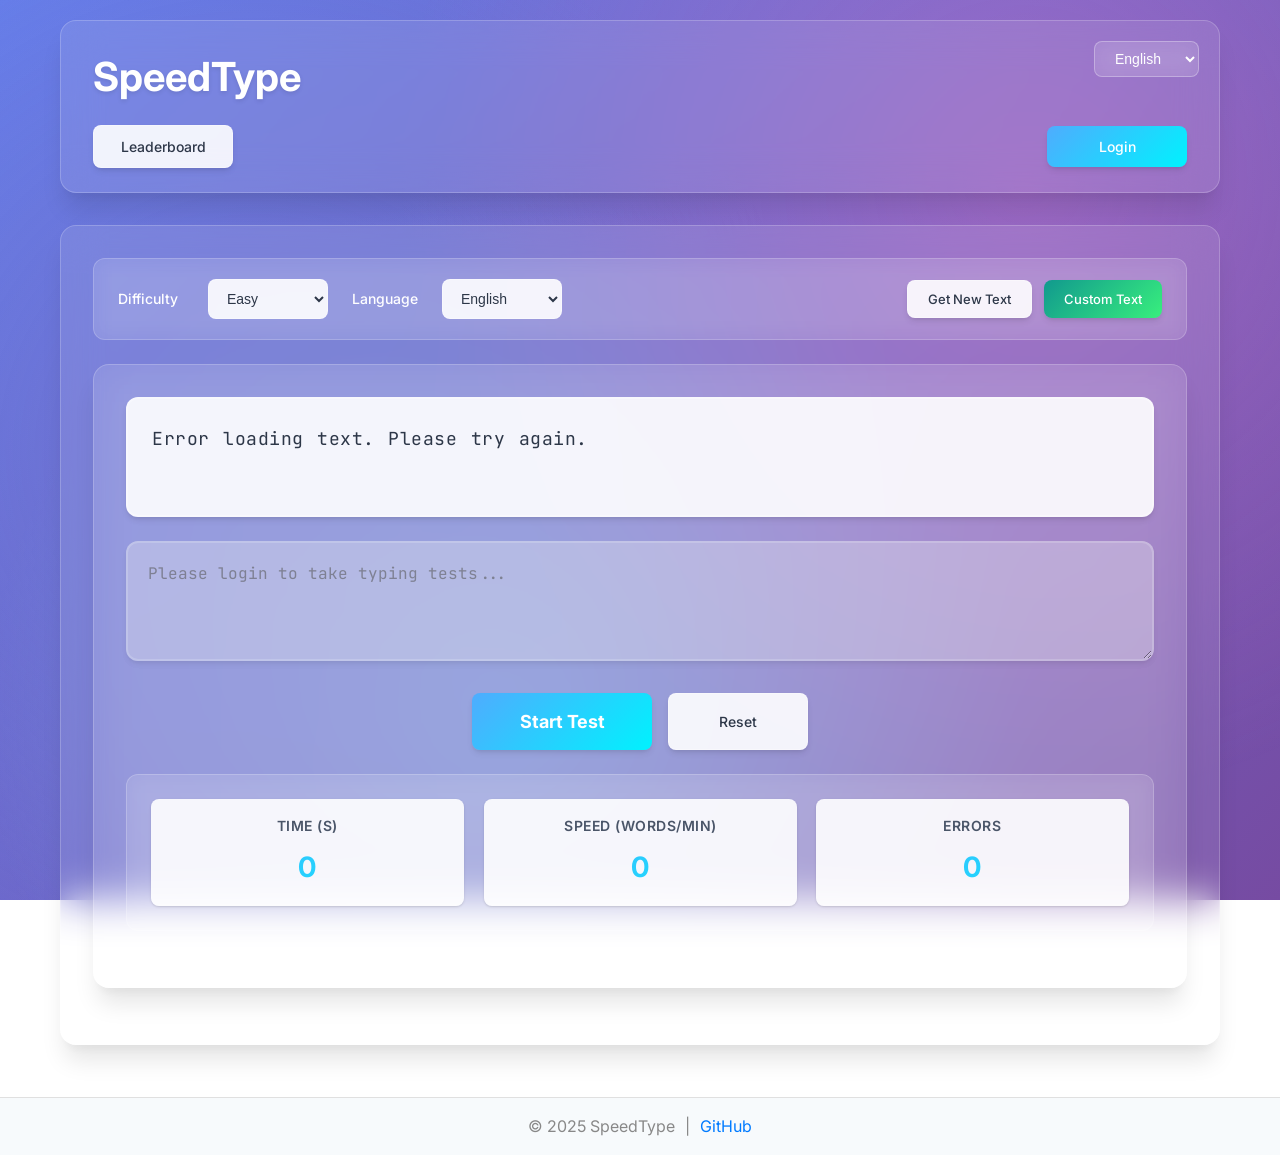
<file: frontend/pages/index.html>
<!DOCTYPE html>
<html lang="en">
<head>
    <meta charset="UTF-8">
    <meta name="viewport" content="width=device-width, initial-scale=1.0">
    <title>SpeedType</title>
    <link rel="stylesheet" href="../styles/styles.css">
</head>
<body>
    <div class="container">
        <header>
            <div class="header-top">
                <div class="header-row">
                    <div class="header-left">
                        <div class="title-section">
                            <h1 data-translate="title">SpeedType</h1>
                            <div id="welcomeText" class="welcome-text hidden">
                                <span><span data-translate="welcome">Welcome</span>, <span id="usernameDisplay"></span>!</span>
                            </div>
                        </div>
                    </div>
                    <div class="header-right">
                        <div class="language-switcher">
                            <select id="interfaceLanguageSelect">
                                <option value="en" data-translate="english">English</option>
                                <option value="ru" data-translate="russian">Russian</option>
                            </select>
                        </div>
                    </div>
                </div>

                <div class="header-row">
                    <div class="header-left">
                        <div class="header-buttons">
                            <button id="menuToggle" class="hamburger" aria-label="Меню">
                                <span></span><span></span><span></span>
                            </button>
                            <div id="userButtons" class="user-buttons hidden">
                                <button id="realTimeGameBtn" class="btn btn-primary" data-translate="realTimeGame">Real-time</button>
                                <button id="progressBtn" class="btn btn-info" data-translate="progress">Progress</button>
                                <button id="myResultsBtn" class="btn btn-secondary" data-translate="myResults">Results</button>
                                <button id="leaderboardBtn" class="btn btn-secondary" data-translate="leaderboard">Board</button>
                            </div>
                            <div id="guestButtons" class="guest-buttons hidden">
                                <button id="leaderboardBtn2" class="btn btn-secondary" data-translate="leaderboard">Board</button>
                            </div>
                            <nav id="dropdownMenu" class="dropdown-menu">
                            </nav>
                        </div>
                    </div>
                    <div class="header-right">
                        <div class="header-right-buttons">
                            <button id="loginLinkBtn" class="btn btn-primary auth-btn" data-translate="login">Login / Register</button>
                            <button id="logoutBtn" class="btn btn-logout auth-btn hidden" data-translate="logout">Logout</button>
                        </div>
                    </div>
                </div>
            </div>
        </header>

        <main>
            <div class="quick-settings">
                <div class="settings-group">
                    <div class="setting-item">
                        <label for="difficultySelect" data-translate="difficulty">Difficulty:</label>
                        <select id="difficultySelect">
                            <option value="easy" data-translate="easy">Easy</option>
                            <option value="medium" data-translate="medium">Medium</option>
                            <option value="hard" data-translate="hard">Hard</option>
                        </select>
                    </div>

                    <div class="setting-item">
                        <label for="textLanguageSelect" data-translate="textLanguage">Language:</label>
                        <select id="textLanguageSelect">
                            <option value="en" data-translate="english">English</option>
                            <option value="ru" data-translate="russian">Russian</option>
                        </select>
                    </div>
                </div>

                <div class="quick-actions">
                    <button id="getNewTextBtn" class="btn btn-secondary" data-translate="getNewText">New Text</button>
                    <button id="customTextBtn" class="btn btn-info" data-translate="customText">Custom Text</button>
                </div>
            </div>

            <div class="test-area">
                <div class="text-display" id="displayText" data-translate="loadingText">
                    Loading text...
                </div>

                <div class="input-section">
                    <textarea id="inputText" placeholder="Type the text above here..." data-translate="typeHere" disabled></textarea>
                </div>

                <div class="main-controls">
                    <button id="startBtn" class="btn btn-primary btn-large" data-translate="startTest">Start Test</button>
                    <button id="resetBtn" class="btn btn-secondary" data-translate="reset">Reset</button>
                </div>

                <div class="stats">
                    <div class="stat">
                        <label data-translate="time">Time (s):</label>
                        <span id="timeDisplay">0</span>
                    </div>
                    <div class="stat">
                        <label data-translate="speed">Speed (WPM):</label>
                        <span id="speedDisplay">0</span>
                    </div>
                    <div class="stat">
                        <label data-translate="errors">Errors:</label>
                        <span id="errorDisplay">0</span>
                    </div>
                </div>
            </div>

            <div id="finalResults" class="final-results hidden">
                <div class="results-header">
                    <h3 data-translate="testComplete">Test Complete!</h3>
                    <div class="completion-animation">🎉</div>
                </div>
                <div class="results-content">
                    <div class="result-highlight">
                        <span class="result-label" data-translate="yourTypingSpeed">Your typing speed</span>
                        <span class="result-value"><span id="finalSpeed">0</span> <span data-translate="wpm">WPM</span></span>
                    </div>
                    <div class="result-secondary">
                        <span data-translate="totalErrors">Total errors</span>: <strong><span id="finalErrors">0</span></strong>
                    </div>
                    <div class="results-actions">
                        <button id="retryBtn" class="btn btn-primary" data-translate="tryAgain">Try Again</button>
                    </div>
                </div>
            </div>

            <div id="saveStatus" class="save-status hidden"></div>

            <div id="customTextModal" class="modal hidden">
                <div class="modal-content">
                    <div class="modal-header">
                        <h2 data-translate="uploadCustomText">Upload Your Text</h2>
                        <span id="closeCustomTextModal" class="close">&times;</span>
                    </div>
                    <div class="modal-body">
                        <div class="custom-text-input">
                            <label for="customTextArea" data-translate="pasteTextHere">Paste your text here:</label>
                            <textarea id="customTextArea" placeholder="Paste your text here..." data-translate="pasteTextHere" rows="6"></textarea>
                            <div id="customTextStatus" class="save-status hidden"></div>
                            <div class="modal-buttons">
                                <button id="useCustomTextBtn" class="btn btn-primary" data-translate="useCustomText">Use This Text</button>
                                <button id="cancelCustomTextBtn" class="btn btn-secondary" data-translate="cancel">Cancel</button>
                            </div>
                        </div>
                    </div>
                </div>
            </div>
        </main>
    </div>

    <div id="myResultsModal" class="modal hidden">
        <div class="modal-content">
            <div class="modal-header">
                <h2 data-translate="myResults">My Results</h2>
                <span id="closeModal" class="close">&times;</span>
            </div>
            <div class="modal-body">
                <div id="resultsContainer">
                    <p data-translate="loadingResults">Loading your results...</p>
                </div>
            </div>
        </div>
    </div>

    <div id="leaderboardModal" class="modal hidden">
        <div class="modal-content">
            <div class="modal-header">
                <h2 data-translate="topUsers">Top Users</h2>
                <span id="closeLeaderboardModal" class="close">&times;</span>
            </div>
            <div class="modal-body">
                <div class="leaderboard-filters">
                    <div class="filter-group">
                        <label for="leaderboardDifficulty" data-translate="filterBy">Filter by:</label>
                        <select id="leaderboardDifficulty">
                            <option value="all" data-translate="allDifficulties">All Difficulties</option>
                            <option value="easy" data-translate="easy">Easy</option>
                            <option value="medium" data-translate="medium">Medium</option>
                            <option value="hard" data-translate="hard">Hard</option>
                        </select>
                    </div>
                    <div class="filter-group">
                        <label for="leaderboardLanguage" data-translate="textLanguage">Language:</label>
                        <select id="leaderboardLanguage">
                            <option value="all" data-translate="allLanguages">All Languages</option>
                            <option value="en" data-translate="english">English</option>
                            <option value="ru" data-translate="russian">Russian</option>
                        </select>
                    </div>
                </div>
                <div id="leaderboardContainer">
                    <p data-translate="loadingLeaderboard">Loading leaderboard...</p>
                </div>
            </div>
        </div>
    </div>

    <div id="fabMenu" class="fab-menu">
        <button id="fabToggle" class="fab-btn" aria-label="Меню">
            <span class="fab-icon">☰</span>
        </button>
        <nav id="fabDropdown" class="fab-dropdown">
            <div id="fabUserButtons" class="user-buttons hidden">
                <button id="fabRealTimeGameBtn" class="btn btn-primary" data-translate="realTimeGame">Real-time</button>
                <button id="fabProgressBtn" class="btn btn-info" data-translate="progress">Progress</button>
                <button id="fabMyResultsBtn" class="btn btn-secondary" data-translate="myResults">Results</button>
                <button id="fabLeaderboardBtn" class="btn btn-secondary" data-translate="leaderboard">Board</button>
                <button id="fabLogoutBtn" class="btn btn-logout" data-translate="logout">Logout</button>
            </div>
            <div id="fabGuestButtons" class="guest-buttons hidden">
                <button id="fabLeaderboardBtn2" class="btn btn-secondary" data-translate="leaderboard">Board</button>
                <button id="fabLoginBtn" class="btn btn-primary auth-btn" data-translate="login">Login / Register</button>
            </div>
        </nav>
    </div>

    <footer class="footer">
        <div class="footer-content">
            <span>&copy; 2025 SpeedType</span>
            <span>|</span>
            <a href="https://github.com/ChildOfGOLF/SpeedType" target="_blank" rel="noopener noreferrer">GitHub</a>
        </div>
    </footer>
    <script src="../localization/localization.js"></script>
    <script src="../scripts/script.js"></script>
</body>
</html>
</file>
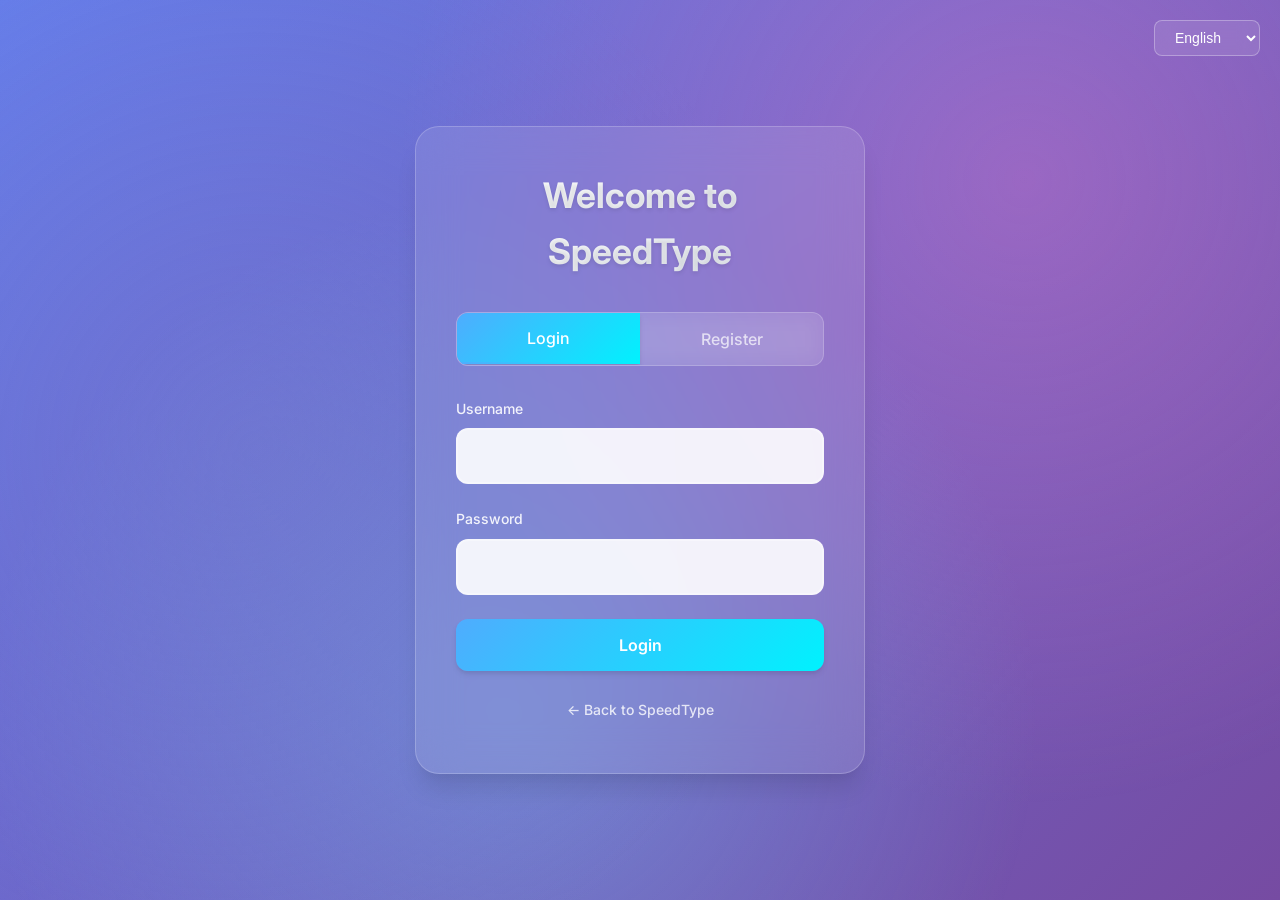
<file: frontend/admin/admin.html>
<!DOCTYPE html>
<html lang="en">
<head>
    <meta charset="UTF-8">
    <meta name="viewport" content="width=device-width, initial-scale=1.0">
    <title>SpeedType - Admin</title>
    <link rel="stylesheet" href="../admin/admin.css">
</head>
<body>
    <header class="glass-card header-fixed-width">
        <div class="header-content">
            <h1 class="admin-title">Admin Panel</h1>
            <p>Manage typing texts</p>
        </div>
        <button class="btn btn-secondary header-btn" onclick="logout()">← Back to Main</button>
    </header>
    <div class="container">
        <div class="glass-card">
            <div class="section-header">
                <div class="section-icon">+</div>
                <h2>Add New Text</h2>
            </div>
            <div class="form-container">
                <form id="addTextForm">
                    <div class="form-row">
                        <div class="form-group">
                            <label for="textContent">Text</label>
                            <textarea id="textContent" placeholder="Enter the text for typing..." required></textarea>
                        </div>
                    </div>
                    <div class="form-row">
                        <div class="form-group">
                            <label for="textDifficulty">Difficulty</label>
                            <select id="textDifficulty">
                                <option value="easy">Easy</option>
                                <option value="medium">Medium</option>
                                <option value="hard">Hard</option>
                            </select>
                        </div>
                        <div class="form-group">
                            <label for="textLanguage">Language</label>
                            <select id="textLanguage">
                                <option value="en">English</option>
                                <option value="ru">Russian</option>
                            </select>
                        </div>
                        <div class="form-group" style="display: flex; align-items: end;">
                            <button type="submit" class="btn btn-primary">
                                <span>+</span> Add
                            </button>
                        </div>
                    </div>
                </form>
            </div>
        </div>
        <div class="glass-card">
            <div class="section-header">
                <div class="section-icon">T</div>
                <h2>Existing Texts</h2>
            </div>
            <div class="table-container">
                <table>
                    <thead>
                        <tr>
                            <th>ID</th>
                            <th>Text</th>
                            <th>Difficulty</th>
                            <th>Language</th>
                            <th>Actions</th>
                        </tr>
                    </thead>
                    <tbody id="textsTableBody">
                        <tr>
                            <td colspan="5" class="loading">Loading...</td>
                        </tr>
                    </tbody>
                </table>
            </div>
        </div>
        <div class="glass-card" id="editTextForm" class="edit-form hidden">
            <h3>
                <span>Edit Text</span>
            </h3>
            <form>
                <input type="hidden" id="editTextId">
                <div class="form-row">
                    <div class="form-group">
                        <label for="editTextContent">Text</label>
                        <textarea id="editTextContent" required></textarea>
                    </div>
                </div>
                <div class="form-row">
                    <div class="form-group">
                        <label for="editTextDifficulty">Difficulty</label>
                        <select id="editTextDifficulty">
                            <option value="easy">Easy</option>
                            <option value="medium">Medium</option>
                            <option value="hard">Hard</option>
                        </select>
                    </div>
                    <div class="form-group">
                        <label for="editTextLanguage">Language</label>
                        <select id="editTextLanguage">
                            <option value="en">English</option>
                            <option value="ru">Russian</option>
                        </select>
                    </div>
                    <div class="form-group" style="display: flex; align-items: end;">
                        <button type="submit" class="btn btn-primary">Save</button>
                        <button type="button" class="btn btn-secondary" id="cancelEditBtn">Cancel</button>
                    </div>
                </div>
            </form>
        </div>
        <div class="glass-card bulk-upload-section">
            <div class="section-header">
                <div class="section-icon">📁</div>
                <h2>Bulk Upload Texts</h2>
            </div>
            <div class="form-container">
                <form id="bulkUploadForm" enctype="multipart/form-data">
                    <div class="form-row">
                        <div class="form-group">
                            <label for="bulkFile">Upload Text File</label>
                            <input type="file" id="bulkFile" accept=".txt,.md" required>
                            <div class="file-help">
                                <p><strong>Supported formats:</strong> .txt, .md</p>
                                <p><strong>File structure:</strong></p>
                                <ul>
                                    <li>Separate texts with empty lines</li>
                                    <li>Or use delimiters: --- or ===</li>
                                    <li>Each block will become a separate exercise</li>
                                </ul>
                            </div>
                        </div>
                    </div>
                </form>
            </div>
        </div>
    </div>

    <script src="../admin/admin.js"></script>
</body>
</html>
</file>
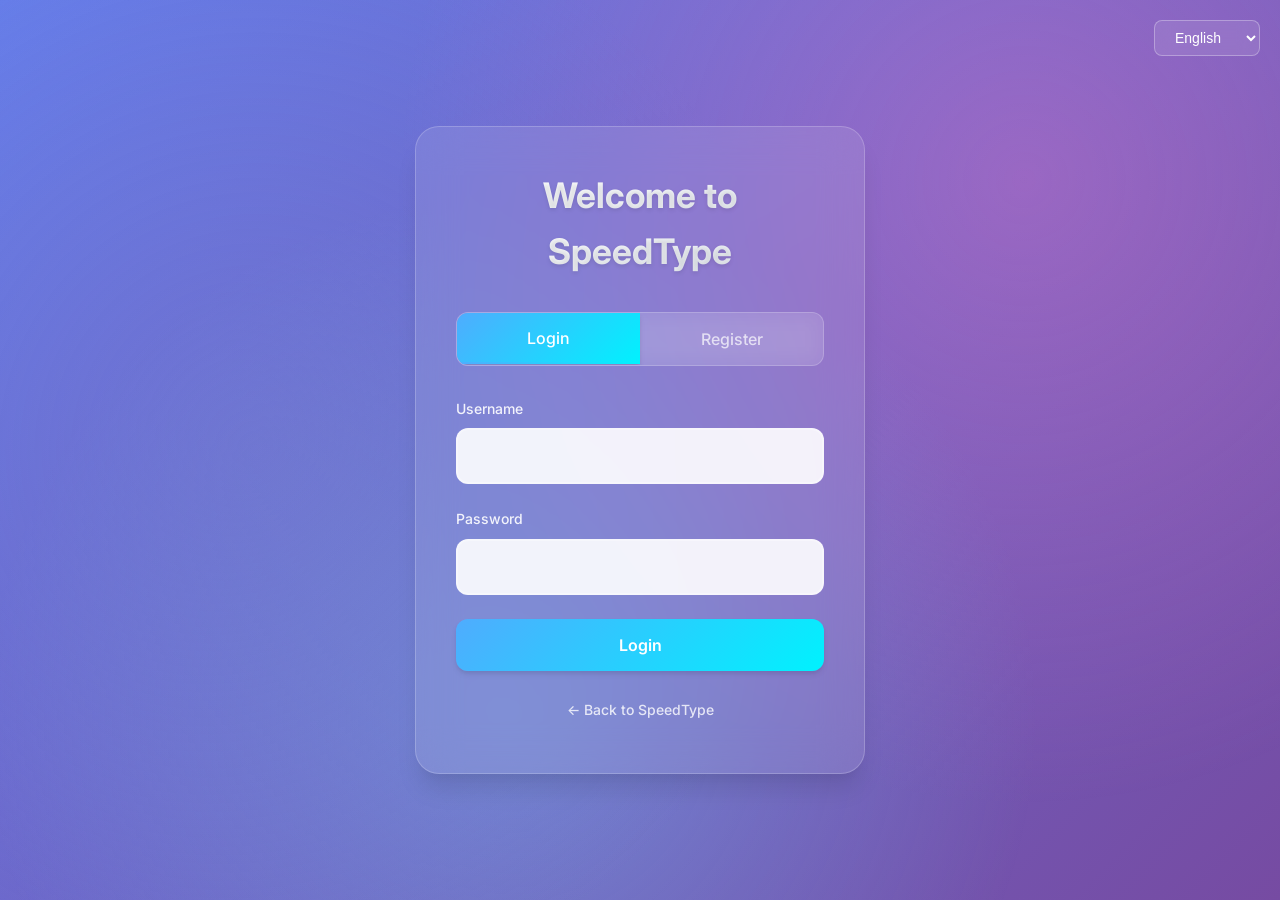
<file: frontend/pages/login.html>
<!DOCTYPE html>
<html lang="en">
<head>
    <meta charset="UTF-8">
    <meta name="viewport" content="width=device-width, initial-scale=1.0">
    <title data-translate="loginTitle">Login - SpeedType</title>
    <link rel="stylesheet" href="../styles/login.css">
</head>
<body>
    <div class="language-switcher">
        <select id="languageSelect">
            <option value="en">English</option>
            <option value="ru">Русский</option>
        </select>
    </div>

    <div class="auth-container">
        <h1 data-translate="welcomeTitle">Welcome to SpeedType</h1>

        <div class="tab-buttons">
            <button class="tab-button active" onclick="showLogin()" data-translate="login">Login</button>
            <button class="tab-button" onclick="showRegister()" data-translate="register">Register</button>
        </div>

        <div id="messageContainer"></div>

        <form id="loginForm" class="auth-form">
            <div class="form-group">
                <label for="loginUsername" data-translate="username">Username:</label>
                <input type="text" id="loginUsername" required>
            </div>

            <div class="form-group">
                <label for="loginPassword" data-translate="password">Password:</label>
                <input type="password" id="loginPassword" required>
            </div>

            <button type="submit" class="btn btn-primary" data-translate="loginButton">Login</button>
        </form>

        <form id="registerForm" class="auth-form hidden">
            <div class="form-group">
                <label for="registerUsername" data-translate="username">Username:</label>
                <input type="text" id="registerUsername" required>
            </div>

            <div class="form-group">
                <label for="registerPassword" data-translate="password">Password:</label>
                <input type="password" id="registerPassword" required>
            </div>

            <div class="form-group">
                <label for="confirmPassword" data-translate="confirmPassword">Confirm Password:</label>
                <input type="password" id="confirmPassword" required>
            </div>

            <button type="submit" class="btn btn-primary" data-translate="registerButton">Register</button>
        </form>

        <a href="index.html" class="back-link" data-translate="backToMain">← Back to Main</a>
    </div>

    <script src="../localization/localization.js"></script>
    <script src="../scripts/script.js"></script>
    <script>
        document.addEventListener('DOMContentLoaded', function() {
            const savedLanguage = localStorage.getItem('interfaceLanguage') || 'en';
            document.getElementById('languageSelect').value = savedLanguage;
            changeInterfaceLanguage(savedLanguage);
        });

        document.getElementById('languageSelect').addEventListener('change', function() {
            const selectedLanguage = this.value;
            changeInterfaceLanguage(selectedLanguage);
        });

        function showLogin() {
            document.getElementById('loginForm').classList.remove('hidden');
            document.getElementById('registerForm').classList.add('hidden');
            document.querySelectorAll('.tab-button')[0].classList.add('active');
            document.querySelectorAll('.tab-button')[1].classList.remove('active');
        }

        function showRegister() {
            document.getElementById('loginForm').classList.add('hidden');
            document.getElementById('registerForm').classList.remove('hidden');
            document.querySelectorAll('.tab-button')[0].classList.remove('active');
            document.querySelectorAll('.tab-button')[1].classList.add('active');
        }

        function showMessage(message, type = 'info') {
            const messageContainer = document.getElementById('messageContainer');
            messageContainer.innerHTML = `<div class="message ${type}">${message}</div>`;

            setTimeout(() => {
                messageContainer.innerHTML = '';
            }, 5000);
        }

        document.getElementById('loginForm').addEventListener('submit', async function(e) {
            e.preventDefault();

            const username = document.getElementById('loginUsername').value;
            const password = document.getElementById('loginPassword').value;

            try {
                const response = await fetch('http://localhost:8080/auth/login', {
                    method: 'POST',
                    headers: {
                        'Content-Type': 'application/json',
                    },
                    body: JSON.stringify({ username, password })
                });

                if (response.ok) {
                    const data = await response.json();
                    localStorage.setItem('token', data.token);
                    localStorage.setItem('username', username);
                    showMessage(t('loginSuccess'), 'success');
                    setTimeout(() => {
                        window.location.href = 'index.html';
                    }, 1500);
                } else {
                    const errorData = await response.json();
                    showMessage(errorData.message || t('loginError'), 'error');
                }
            } catch (error) {
                showMessage(t('connectionError'), 'error');
            }
        });

        document.getElementById('registerForm').addEventListener('submit', async function(e) {
            e.preventDefault();

            const username = document.getElementById('registerUsername').value;
            const password = document.getElementById('registerPassword').value;
            const confirmPassword = document.getElementById('confirmPassword').value;

            if (password !== confirmPassword) {
                showMessage(t('passwordMismatch'), 'error');
                return;
            }

            try {
                const response = await fetch('http://localhost:8080/auth/register', {
                    method: 'POST',
                    headers: {
                        'Content-Type': 'application/json',
                    },
                    body: JSON.stringify({ username, password })
                });

                if (response.ok) {
                    showMessage(t('registerSuccess'), 'success');
                    showLogin();
                } else {
                    const errorData = await response.json();
                    showMessage(errorData.message || t('registerError'), 'error');
                }
            } catch (error) {
                showMessage(t('connectionError'), 'error');
            }
        });
    </script>
</body>
</html>
</file>
<file: frontend/styles/styles.css>
@import url('https://fonts.googleapis.com/css2?family=Inter:wght@300;400;500;600;700&family=JetBrains+Mono:wght@400;500&display=swap');

* {
    margin: 0;
    padding: 0;
    box-sizing: border-box;
}

:root {
    --primary-gradient: linear-gradient(135deg, #667eea 0%, #764ba2 100%);
    --secondary-gradient: linear-gradient(135deg, #f093fb 0%, #f5576c 100%);
    --accent-gradient: linear-gradient(135deg, #4facfe 0%, #00f2fe 100%);
    --success-gradient: linear-gradient(135deg, #11998e 0%, #38ef7d 100%);
    --warning-gradient: linear-gradient(135deg, #fc4a1a 0%, #f7b733 100%);
    --danger-gradient: linear-gradient(135deg, #fd1d1d 0%, #fcb045 100%);

    --text-primary: #2d3748;
    --text-secondary: #4a5568;
    --text-light: #718096;
    --text-white: #ffffff;

    --bg-primary: #f7fafc;
    --bg-card: rgba(255, 255, 255, 0.9);
    --bg-glass: rgba(255, 255, 255, 0.1);

    --shadow-sm: 0 1px 3px 0 rgba(0, 0, 0, 0.1), 0 1px 2px 0 rgba(0, 0, 0, 0.06);
    --shadow-md: 0 4px 6px -1px rgba(0, 0, 0, 0.1), 0 2px 4px -1px rgba(0, 0, 0, 0.06);
    --shadow-lg: 0 10px 15px -3px rgba(0, 0, 0, 0.1), 0 4px 6px -2px rgba(0, 0, 0, 0.05);
    --shadow-xl: 0 20px 25px -5px rgba(0, 0, 0, 0.1), 0 10px 10px -5px rgba(0, 0, 0, 0.04);

    --radius-sm: 8px;
    --radius-md: 12px;
    --radius-lg: 16px;
    --radius-xl: 24px;
}

body {
    font-family: 'Inter', -apple-system, BlinkMacSystemFont, 'Segoe UI', Roboto, Oxygen, Ubuntu, Cantarell, sans-serif;
    background: var(--primary-gradient);
    background-attachment: fixed;
    line-height: 1.6;
    color: var(--text-primary);
    min-height: 100vh;
    overflow-x: hidden;
}

body::before {
    content: '';
    position: fixed;
    top: 0;
    left: 0;
    width: 100%;
    height: 100%;
    background:
        radial-gradient(circle at 20% 50%, rgba(120, 119, 198, 0.3) 0%, transparent 50%),
        radial-gradient(circle at 80% 20%, rgba(255, 119, 198, 0.3) 0%, transparent 50%),
        radial-gradient(circle at 40% 80%, rgba(120, 219, 255, 0.3) 0%, transparent 50%);
    z-index: -1;
    animation: backgroundMove 20s ease-in-out infinite;
}

@keyframes backgroundMove {
    0%, 100% { transform: translateY(0px) rotate(0deg); }
    33% { transform: translateY(-20px) rotate(1deg); }
    66% { transform: translateY(20px) rotate(-1deg); }
}

.container {
    max-width: 1200px;
    margin: 0 auto;
    padding: 20px;
    position: relative;
    z-index: 1;
}

.glass-card {
    background: var(--bg-glass);
    backdrop-filter: blur(20px);
    -webkit-backdrop-filter: blur(20px);
    border: 1px solid rgba(255, 255, 255, 0.2);
    border-radius: var(--radius-lg);
    box-shadow: var(--shadow-xl);
}

header {
    background: var(--bg-glass);
    backdrop-filter: blur(20px);
    -webkit-backdrop-filter: blur(20px);
    border: 1px solid rgba(255, 255, 255, 0.2);
    border-radius: var(--radius-lg);
    padding: 24px 32px;
    margin-bottom: 32px;
    box-shadow: var(--shadow-xl);
    position: relative;
    overflow: hidden;
}

.header-top {
    display: flex;
    flex-direction: column;
    gap: 16px;
}

.header-row {
    display: flex;
    justify-content: space-between;
    align-items: center;
    width: 100%;
}

.header-left {
    flex: 1;
    display: flex;
    flex-direction: column;
    align-items: flex-start;
    gap: 16px;
}

.title-section {
    display: flex;
    align-items: center;
    gap: 24px;
}

.welcome-text {
    color: var(--text-white);
    font-size: 16px;
    font-weight: 500;
    white-space: nowrap;
}

.header-buttons {
    display: flex;
    align-items: center;
    gap: 12px;
    width: 100%;
    justify-content: flex-start;
}

.user-buttons, .guest-buttons {
    display: flex;
    gap: 12px;
    align-items: center;
    flex-wrap: nowrap;
}

.header-right-buttons {
    display: flex;
    gap: 12px;
    align-items: center;
}

.header-right {
    display: flex;
    align-items: flex-end;
    justify-content: flex-end;
}

.language-switcher {
    position: static;
}

.language-switcher select {
    padding: 8px 12px;
    border: 1px solid rgba(255, 255, 255, 0.3);
    border-radius: var(--radius-sm);
    background: var(--bg-card);
    color: var(--text-primary);
    font-size: 14px;
    transition: all 0.3s ease;
}

.language-switcher select:focus {
    outline: none;
    border-color: #4facfe;
    box-shadow: 0 0 0 3px rgba(79, 172, 254, 0.1);
}

.auth-section {
    display: flex;
    width: 100%;
    justify-content: flex-end;
}

.auth-btn {
    min-width: 120px;
}

.auth-section, .language-controls {
    display: flex;
    align-items: center;
    gap: 16px;
}

.guest-buttons {
    display: flex;
    gap: 12px;
    flex-wrap: wrap;
    align-items: center;
}

.hidden {
    display: none !important;
}

.btn {
    padding: 12px 20px;
    border: none;
    border-radius: var(--radius-sm);
    cursor: pointer;
    font-size: 14px;
    font-weight: 500;
    font-family: inherit;
    transition: all 0.3s cubic-bezier(0.4, 0, 0.2, 1);
    position: relative;
    overflow: hidden;
    text-decoration: none;
    display: inline-flex;
    align-items: center;
    justify-content: center;
    min-width: 140px;
    max-width: 140px;
    white-space: nowrap;
    box-shadow: var(--shadow-md);
    text-align: center;
}

.btn::before {
    content: '';
    position: absolute;
    top: 0;
    left: -100%;
    width: 100%;
    height: 100%;
    background: linear-gradient(90deg, transparent, rgba(255, 255, 255, 0.2), transparent);
    transition: left 0.5s;
}

.btn:hover::before {
    left: 100%;
}

.btn:hover {
    transform: translateY(-2px);
    box-shadow: var(--shadow-lg);
}

.btn:active {
    transform: translateY(0);
}

.btn-primary {
    background: var(--accent-gradient);
    color: var(--text-white);
}

.btn-secondary {
    background: var(--bg-card);
    color: var(--text-primary);
    border: 1px solid rgba(255, 255, 255, 0.3);
}

.btn-logout {
    background: var(--danger-gradient);
    color: var(--text-white);
}

.btn-info {
    background: var(--success-gradient);
    color: var(--text-white);
}

.btn-warning {
    background: var(--warning-gradient);
    color: var(--text-white);
}

main {
    background: var(--bg-glass);
    backdrop-filter: blur(20px);
    -webkit-backdrop-filter: blur(20px);
    border: 1px solid rgba(255, 255, 255, 0.2);
    border-radius: var(--radius-lg);
    padding: 32px;
    box-shadow: var(--shadow-xl);
    position: relative;
}

.controls-section {
    margin-bottom: 32px;
}

.difficulty-section, .language-section {
    margin-bottom: 24px;
    display: flex;
    align-items: center;
    gap: 12px;
    flex-wrap: wrap;
}

.difficulty-section label, .language-section label {
    font-weight: 600;
    color: var(--text-white);
    font-size: 16px;
    min-width: 100px;
}

.difficulty-section select, .language-section select {
    padding: 12px 16px;
    border: 1px solid rgba(255, 255, 255, 0.3);
    border-radius: var(--radius-sm);
    font-size: 14px;
    background: var(--bg-card);
    color: var(--text-primary);
    min-width: 150px;
    transition: all 0.3s ease;
}

.difficulty-section select:focus, .language-section select:focus {
    outline: none;
    border-color: #4facfe;
    box-shadow: 0 0 0 3px rgba(79, 172, 254, 0.1);
}

.text-display {
    background: var(--bg-card);
    border: 2px solid rgba(255, 255, 255, 0.3);
    border-radius: var(--radius-md);
    padding: 24px;
    font-size: 18px;
    line-height: 1.8;
    margin-bottom: 24px;
    min-height: 120px;
    font-family: 'JetBrains Mono', 'Courier New', monospace;
    box-shadow: var(--shadow-md);
    transition: all 0.3s ease;
}

.text-display:hover {
    box-shadow: var(--shadow-lg);
}

.correct {
    background: linear-gradient(135deg, #d4edda 0%, #c3e6cb 100%);
    color: #155724;
    padding: 2px 4px;
    border-radius: 4px;
    font-weight: 500;
}

.incorrect {
    background: linear-gradient(135deg, #f8d7da 0%, #f5c6cb 100%);
    color: #721c24;
    padding: 2px 4px;
    border-radius: 4px;
    font-weight: 500;
}

.remaining {
    color: var(--text-secondary);
    background: transparent;
}

.current-char {
    background: linear-gradient(135deg, #cce5ff 0%, #b3d9ff 100%);
    color: #0066cc;
    padding: 2px 4px;
    border-radius: 4px;
    font-weight: 600;
    animation: currentBlink 1.5s infinite;
}

@keyframes currentBlink {
    0%, 50% { opacity: 1; }
    51%, 100% { opacity: 0.7; }
}

.input-section {
    margin-bottom: 24px;
}

#inputText {
    width: 100%;
    min-height: 120px;
    padding: 20px;
    border: 2px solid rgba(255, 255, 255, 0.3);
    border-radius: var(--radius-md);
    font-size: 16px;
    font-family: 'JetBrains Mono', 'Courier New', monospace;
    resize: vertical;
    background: var(--bg-card);
    color: var(--text-primary);
    transition: all 0.3s ease;
    box-shadow: var(--shadow-md);
}

#inputText:focus {
    outline: none;
    border-color: #4facfe;
    box-shadow: 0 0 0 3px rgba(79, 172, 254, 0.1), var(--shadow-lg);
}

#inputText:disabled {
    background: rgba(233, 236, 239, 0.5);
    cursor: not-allowed;
    opacity: 0.7;
}

.controls {
    display: flex;
    gap: 16px;
    margin-bottom: 32px;
    flex-wrap: wrap;
}

.stats {
    display: grid;
    grid-template-columns: repeat(auto-fit, minmax(200px, 1fr));
    gap: 20px;
    background: var(--bg-glass);
    backdrop-filter: blur(10px);
    padding: 24px;
    border-radius: var(--radius-md);
    margin-bottom: 24px;
    border: 1px solid rgba(255, 255, 255, 0.2);
}

.stat {
    text-align: center;
    padding: 16px;
    background: var(--bg-card);
    border-radius: var(--radius-sm);
    box-shadow: var(--shadow-sm);
    transition: transform 0.3s ease;
}

.stat:hover {
    transform: translateY(-4px);
    box-shadow: var(--shadow-md);
}

.stat label {
    display: block;
    font-weight: 600;
    color: var(--text-secondary);
    margin-bottom: 8px;
    font-size: 14px;
    text-transform: uppercase;
    letter-spacing: 0.5px;
}

.stat span {
    font-size: 28px;
    font-weight: 700;
    background: var(--accent-gradient);
    -webkit-background-clip: text;
    -webkit-text-fill-color: transparent;
    background-clip: text;
    display: block;
}

.modal {
    position: fixed;
    z-index: 1000;
    left: 0;
    top: 0;
    width: 100%;
    height: 100%;
    background-color: rgba(0, 0, 0, 0.5);
    backdrop-filter: blur(5px);
    display: flex;
    align-items: center;
    justify-content: center;
}

.modal-content {
    background: rgba(255, 255, 255, 0.95);
    backdrop-filter: blur(20px);
    -webkit-backdrop-filter: blur(20px);
    border: 1px solid rgba(255, 255, 255, 0.3);
    border-radius: var(--radius-lg);
    padding: 32px;
    max-width: 90vw;
    max-height: 80vh;
    overflow-y: auto;
    position: relative;
    box-shadow: var(--shadow-xl);
    animation: modalSlideIn 0.3s ease-out;
    color: var(--text-primary);
}

@keyframes modalSlideIn {
    from {
        opacity: 0;
        transform: translateY(-50px) scale(0.9);
    }
    to {
        opacity: 1;
        transform: translateY(0) scale(1);
    }
}

.modal-header {
    display: flex;
    justify-content: space-between;
    align-items: center;
    margin-bottom: 24px;
    padding-bottom: 16px;
    border-bottom: 1px solid rgba(255, 255, 255, 0.2);
}

.modal-header h2 {
    color: var(--text-primary);
    font-size: 1.8rem;
    font-weight: 600;
    margin: 0;
}

.close {
    color: var(--text-secondary);
    font-size: 28px;
    font-weight: bold;
    cursor: pointer;
    transition: color 0.3s ease;
    background: none;
    border: none;
    padding: 0;
    line-height: 1;
}

.close:hover {
    color: var(--text-primary);
}

.results-table,
.leaderboard-table {
    width: 100%;
    border-collapse: collapse;
    margin-top: 20px;
    background: var(--bg-card);
    border-radius: var(--radius-md);
    overflow: hidden;
    box-shadow: var(--shadow-md);
}

.results-table thead,
.leaderboard-table thead {
    background: var(--accent-gradient);
}

.results-table th,
.leaderboard-table th {
    padding: 16px 12px;
    text-align: left;
    color: var(--text-white);
    font-weight: 600;
    font-size: 14px;
    text-transform: uppercase;
    letter-spacing: 0.5px;
}

.results-table td,
.leaderboard-table td {
    padding: 14px 12px;
    border-bottom: 1px solid rgba(255, 255, 255, 0.1);
    color: var(--text-primary);
    font-weight: 500;
}

.results-table tr:last-child td,
.leaderboard-table tr:last-child td {
    border-bottom: none;
}

.results-table tr:hover,
.leaderboard-table tr:hover {
    background: rgba(79, 172, 254, 0.1);
}

.rank-cell {
    text-align: center;
    font-weight: 700;
    position: relative;
}

.rank-medal {
    display: inline-block;
    width: 24px;
    height: 24px;
    border-radius: 50%;
    color: white;
    font-weight: bold;
    font-size: 12px;
    line-height: 24px;
    text-align: center;
    margin-right: 8px;
}

.rank-medal.rank-1 {
    background: linear-gradient(135deg, #ffd700 0%, #ffed4e 100%);
    box-shadow: 0 0 10px rgba(255, 215, 0, 0.5);
}

.rank-medal.rank-2 {
    background: linear-gradient(135deg, #c0c0c0 0%, #e8e8e8 100%);
    box-shadow: 0 0 10px rgba(192, 192, 192, 0.5);
}

.rank-medal.rank-3 {
    background: linear-gradient(135deg, #cd7f32 0%, #daa520 100%);
    box-shadow: 0 0 10px rgba(205, 127, 50, 0.5);
}

.username-cell {
    font-weight: 600;
    color: var(--text-primary);
}

.wpm-cell {
    font-weight: 700;
    color: #4facfe;
    font-size: 16px;
}

.leaderboard-filters {
    display: flex;
    gap: 20px;
    margin-bottom: 24px;
    flex-wrap: wrap;
    align-items: center;
    padding: 20px;
    background: rgba(255, 255, 255, 0.1);
    border-radius: var(--radius-md);
    backdrop-filter: blur(10px);
}

.filter-group {
    display: flex;
    flex-direction: column;
    gap: 8px;
}

.filter-group label {
    color: #000 !important;
    font-weight: 500;
    font-size: 14px;
}

.filter-group select {
    padding: 10px 16px;
    border: 1px solid rgba(255, 255, 255, 0.3);
    border-radius: var(--radius-sm);
    background: var(--bg-card);
    color: var(--text-primary);
    font-size: 14px;
    min-width: 150px;
    transition: all 0.3s ease;
}

.filter-group select:focus {
    outline: none;
    border-color: #4facfe;
    box-shadow: 0 0 0 3px rgba(79, 172, 254, 0.2);
}

.user-stats {
    margin-top: 24px;
    padding: 20px;
    background: var(--bg-card);
    border: 1px solid rgba(0, 0, 0, 0.1);
    border-radius: var(--radius-md);
    text-align: center;
    box-shadow: var(--shadow-md);
}

.user-stats h3 {
    color: var(--text-primary);
    font-size: 1.5rem;
    font-weight: 600;
    margin-bottom: 16px;
}

.user-stats p {
    color: var(--text-secondary);
    margin: 8px 0;
    font-size: 16px;
}

.user-stats strong {
    color: var(--text-primary);
    font-weight: 700;
}

.language-switcher {
    position: absolute;
    top: 20px;
    right: 20px;
    z-index: 1000;
}

.language-switcher select {
    padding: 8px 16px;
    border: 1px solid rgba(255, 255, 255, 0.3);
    border-radius: var(--radius-sm);
    background: var(--bg-glass);
    backdrop-filter: blur(10px);
    color: var(--text-white);
    font-size: 14px;
    cursor: pointer;
    transition: all 0.3s ease;
}

.language-switcher select:focus {
    outline: none;
    border-color: var(--text-white);
    box-shadow: 0 0 0 2px rgba(255, 255, 255, 0.2);
}

.language-switcher select option {
    background: var(--text-primary);
    color: var(--text-white);
}

.header-left {
    display: flex;
    flex-direction: column;
    align-items: flex-start;
    gap: 16px;
    flex: 1;
    min-width: 250px;
}

.header-right {
    flex: 2;
    display: flex;
    justify-content: flex-end;
}

.main-controls {
    display: flex;
    gap: 16px;
    justify-content: center;
    margin: 24px 0;
    flex-wrap: wrap;
}

.btn-large {
    padding: 18px 36px !important;
    font-size: 18px !important;
    font-weight: 700 !important;
    min-width: 180px;
    position: relative;
    animation: pulse 2s infinite;
}

@keyframes pulse {
    0% { box-shadow: var(--shadow-md); }
    50% { box-shadow: var(--shadow-xl), 0 0 20px rgba(79, 172, 254, 0.3); }
    100% { box-shadow: var(--shadow-md); }
}

.btn-large:hover {
    animation: none;
    transform: translateY(-3px);
    box-shadow: var(--shadow-xl), 0 0 25px rgba(79, 172, 254, 0.4);
}

.live-stats {
    display: grid;
    grid-template-columns: repeat(auto-fit, minmax(200px, 1fr));
    gap: 16px;
    margin-top: 24px;
}

.stat-card {
    background: var(--bg-card);
    border: 1px solid rgba(255, 255, 255, 0.2);
    border-radius: var(--radius-md);
    padding: 20px;
    display: flex;
    align-items: center;
    gap: 16px;
    box-shadow: var(--shadow-md);
    transition: all 0.3s ease;
    position: relative;
    overflow: hidden;
}

.stat-card::before {
    content: '';
    position: absolute;
    top: 0;
    left: -100%;
    width: 100%;
    height: 2px;
    background: var(--accent-gradient);
    transition: left 0.3s ease;
}

.stat-card:hover::before {
    left: 0;
}

.stat-card:hover {
    transform: translateY(-4px);
    box-shadow: var(--shadow-lg);
}

.stat-icon {
    font-size: 28px;
    width: 50px;
    height: 50px;
    display: flex;
    align-items: center;
    justify-content: center;
    background: var(--accent-gradient);
    border-radius: 50%;
    box-shadow: var(--shadow-sm);
}

.stat-info {
    display: flex;
    flex-direction: column;
    gap: 4px;
}

.stat-value {
    font-size: 32px;
    font-weight: 700;
    background: var(--accent-gradient);
    -webkit-background-clip: text;
    -webkit-text-fill-color: transparent;
    background-clip: text;
    line-height: 1;
}

.stat-label {
    font-size: 12px;
    font-weight: 600;
    color: var(--text-secondary);
    text-transform: uppercase;
    letter-spacing: 0.5px;
}

.text-display .char {
    position: relative;
    transition: all 0.2s ease;
}

.text-display .correct {
    background: linear-gradient(135deg, rgba(72, 187, 120, 0.2) 0%, rgba(56, 178, 172, 0.2) 100%);
    color: #2d5016;
    border-radius: 0;
    padding: 0;
    font-weight: 500;
}

.text-display .incorrect {
    background: linear-gradient(135deg, rgba(245, 101, 101, 0.25) 0%, rgba(229, 62, 62, 0.25) 100%);
    color: #742a2a;
    border-radius: 0;
    padding: 0;
    font-weight: 500;
    animation: errorShake 0.3s ease-in-out;
}

.text-display .current-char {
    background: linear-gradient(135deg, rgba(79, 172, 254, 0.3) 0%, rgba(0, 242, 254, 0.3) 100%);
    color: #1a365d;
    border-radius: 0;
    padding: 0;
    font-weight: 600;
    position: relative;
}

.text-display .current-char::after {
    content: '';
    position: absolute;
    left: 0;
    bottom: -2px;
    width: 100%;
    height: 2px;
    background: linear-gradient(90deg, #4facfe, #00f2fe);
    animation: cursorBlink 1s infinite;
}

@keyframes cursorBlink {
    0%, 50% { opacity: 1; }
    51%, 100% { opacity: 0; }
}

@keyframes errorShake {
    0%, 100% { transform: translateX(0); }
    25% { transform: translateX(-2px); }
    75% { transform: translateX(2px); }
}

.text-display .remaining {
    color: var(--text-secondary);
    background: transparent;
    padding: 0;
}

.text-display .line {
    display: inline;
}

.text-display .word {
    display: inline;
}

.text-display.word-highlight .word.correct {
    background: linear-gradient(135deg, rgba(72, 187, 120, 0.15) 0%, rgba(56, 178, 172, 0.15) 100%);
    border-radius: 6px;
    padding: 2px 4px;
    margin: 0 1px;
}

.text-display.word-highlight .word.incorrect {
    background: linear-gradient(135deg, rgba(245, 101, 101, 0.2) 0%, rgba(229, 62, 62, 0.2) 100%);
    border-radius: 6px;
    padding: 2px 4px;
    margin: 0 1px;
    animation: errorPulse 0.5s ease-in-out;
}

@keyframes errorPulse {
    0%, 100% { transform: scale(1); }
    50% { transform: scale(1.05); }
}

.text-display.word-highlight .word.current {
    background: linear-gradient(135deg, rgba(79, 172, 254, 0.2) 0%, rgba(0, 242, 254, 0.2) 100%);
    border-radius: 6px;
    padding: 2px 4px;
    margin: 0 1px;
    border: 1px solid rgba(79, 172, 254, 0.4);
}

.final-results {
    background: var(--bg-glass);
    backdrop-filter: blur(20px);
    -webkit-backdrop-filter: blur(20px);
    border: 1px solid rgba(255, 255, 255, 0.2);
    border-radius: var(--radius-lg);
    padding: 32px;
    box-shadow: var(--shadow-xl);
    text-align: center;
    margin: 24px 0;
    animation: resultSlideIn 0.5s ease-out;
}

@keyframes resultSlideIn {
    from {
        opacity: 0;
        transform: translateY(-30px) scale(0.95);
    }
    to {
        opacity: 1;
        transform: translateY(0) scale(1);
    }
}

.results-header {
    display: flex;
    align-items: center;
    justify-content: center;
    gap: 16px;
    margin-bottom: 24px;
}

.results-header h3 {
    color: var(--text-white);
    font-size: 2rem;
    font-weight: 700;
    margin: 0;
}

.completion-animation {
    font-size: 32px;
    animation: bounce 1s infinite;
}

@keyframes bounce {
    0%, 20%, 50%, 80%, 100% { transform: translateY(0); }
    40% { transform: translateY(-10px); }
    60% { transform: translateY(-5px); }
}

.results-content {
    display: flex;
    flex-direction: column;
    gap: 20px;
    align-items: center;
}

.result-highlight {
    background: var(--success-gradient);
    padding: 24px 32px;
    border-radius: var(--radius-md);
    display: flex;
    flex-direction: column;
    gap: 8px;
    box-shadow: var(--shadow-lg);
    min-width: 250px;
}

.result-label {
    color: var(--text-white);
    font-size: 16px;
    font-weight: 500;
    opacity: 0.9;
}

.result-value {
    color: var(--text-white);
    font-size: 48px;
    font-weight: 700;
    line-height: 1;
}

.result-secondary {
    color: rgba(255, 255, 255, 0.8);
    font-size: 18px;
}

.results-actions {
    margin-top: 16px;
}

.results-actions .btn {
    padding: 16px 32px;
    font-size: 16px;
    font-weight: 600;
}

.quick-settings {
    background: var(--bg-glass);
    backdrop-filter: blur(10px);
    -webkit-backdrop-filter: blur(10px);
    border: 1px solid rgba(255, 255, 255, 0.2);
    border-radius: var(--radius-md);
    padding: 20px 24px;
    margin-bottom: 24px;
    display: flex;
    justify-content: space-between;
    align-items: center;
    flex-wrap: wrap;
    gap: 20px;
}

.settings-group {
    display: flex;
    gap: 24px;
    align-items: center;
    flex-wrap: wrap;
}

.setting-item {
    display: flex;
    align-items: center;
    gap: 10px;
}

.setting-item label {
    color: var(--text-white);
    font-weight: 500;
    font-size: 14px;
    min-width: 80px;
}

.setting-item select {
    padding: 10px 14px;
    border: 1px solid rgba(255, 255, 255, 0.3);
    border-radius: var(--radius-sm);
    background: var(--bg-card);
    color: var(--text-primary);
    font-size: 14px;
    min-width: 120px;
    transition: all 0.3s ease;
}

.setting-item select:focus {
    outline: none;
    border-color: #4facfe;
    box-shadow: 0 0 0 3px rgba(79, 172, 254, 0.1);
}

.quick-actions {
    display: flex;
    gap: 12px;
}

.quick-actions .btn {
    padding: 10px 20px;
    font-size: 13px;
    min-width: 110px;
}

.test-area {
    background: var(--bg-glass);
    backdrop-filter: blur(20px);
    -webkit-backdrop-filter: blur(20px);
    border: 1px solid rgba(255, 255, 255, 0.2);
    border-radius: var(--radius-lg);
    padding: 32px;
    box-shadow: var(--shadow-xl);
    margin-bottom: 24px;
}

.custom-text-input {
    display: flex;
    flex-direction: column;
    gap: 16px;
}

.custom-text-input label {
    font-weight: 600;
    color: var(--text-primary);
    font-size: 16px;
}

.custom-text-input textarea {
    width: 100%;
    padding: 16px;
    border: 2px solid rgba(255, 255, 255, 0.3);
    border-radius: var(--radius-md);
    font-size: 14px;
    font-family: 'JetBrains Mono', 'Courier New', monospace;
    resize: vertical;
    background: var(--bg-card);
    color: var(--text-primary);
    transition: all 0.3s ease;
    min-height: 150px;
}

.custom-text-input textarea:focus {
    outline: none;
    border-color: #4facfe;
    box-shadow: 0 0 0 3px rgba(79, 172, 254, 0.1);
}

.modal-buttons {
    display: flex;
    gap: 12px;
    justify-content: flex-end;
    margin-top: 16px;
}

.save-status {
    padding: 12px 16px;
    border-radius: var(--radius-sm);
    font-size: 14px;
    font-weight: 500;
    text-align: center;
    margin: 16px 0;
    transition: all 0.3s ease;
}

.save-status.success {
    background: var(--success-gradient);
    color: var(--text-white);
}

.save-status.error {
    background: var(--danger-gradient);
    color: var(--text-white);
}

.save-status.info {
    background: var(--accent-gradient);
    color: var(--text-white);
}

.hamburger, .dropdown-menu {
  display: none !important;
}

@media (min-width: 901px) {
  .fab-menu {
    display: none !important;
  }
  .header-buttons .user-buttons,
  .header-buttons .guest-buttons {
    display: flex !important;
  }
}
@media (max-width: 900px) {
  .fab-menu {
    display: flex !important;
  }
  .header-buttons .user-buttons,
  .header-buttons .guest-buttons {
    display: none !important;
  }
}

@media (max-width: 900px) {
  .btn-logout {
    display: none !important;
  }
}

@media (max-width: 600px) {
  .container {
    max-width: 100vw;
    padding: 8px;
  }
  header {
    padding: 12px 8px;
    margin-bottom: 16px;
  }
  .header-row {
    flex-direction: column;
    align-items: stretch;
    gap: 8px;
  }
  .header-left, .header-right {
    align-items: stretch;
    gap: 8px;
  }
  .title-section h1 {
    font-size: 1.5rem;
  }
  .user-buttons, .guest-buttons {
    flex-direction: column;
    gap: 8px;
  }
  .btn {
    width: 100%;
    font-size: 1rem;
    padding: 10px 0;
  }
  .modal-content {
    padding: 10px;
    width: 95vw;
    min-width: unset;
  }
  .modal-header h2 {
    font-size: 1.2rem;
  }
}

@media (max-width: 1024px) {
    .header-top {
        flex-direction: column;
        align-items: center;
        gap: 16px;
    }

    .header-bottom {
        flex-direction: column;
        gap: 16px;
    }

    .user-panel {
        width: 100%;
        flex-direction: column;
        gap: 16px;
        position: static;
    }

    .welcome-text {
        position: static;
        transform: none;
        order: -1;
        text-align: center;
    }

    .language-switcher {
        position: static;
    }
}

@media (max-width: 768px) {
    h1 {
        font-size: 2rem;
    }

    .user-panel, .guest-panel {
        flex-direction: column;
        align-items: stretch;
        gap: 8px;
    }

    .btn {
        min-width: 100%;
        text-align: center;
    }

    .quick-settings {
        flex-direction: column;
        align-items: stretch;
        gap: 16px;
    }

    .settings-group {
        flex-direction: column;
        gap: 16px;
    }

    .setting-item {
        flex-direction: column;
        align-items: stretch;
        gap: 8px;
    }

    .setting-item label {
        min-width: auto;
        text-align: left;
    }

    .quick-actions {
        justify-content: center;
    }

    .main-controls {
        flex-direction: column;
        align-items: center;
    }

    .btn-large {
        min-width: 100%;
        max-width: 300px;
    }

    .stats {
        grid-template-columns: 1fr;
    }

    .results-header {
        flex-direction: column;
        gap: 12px;
    }

    .result-highlight {
        min-width: 100%;
    }

    .result-value {
        font-size: 36px;
    }

    .modal-content {
        margin: 20px;
        max-width: calc(100vw - 40px);
    }
}

@media (max-width: 480px) {
    .container {
        padding: 10px;
    }

    header, main {
        padding: 20px;
    }

    h1 {
        font-size: 1.8rem;
    }

    .text-display {
        font-size: 16px;
        padding: 16px;
    }

    .stat span {
        font-size: 24px;
    }

    .result-value {
        font-size: 28px;
    }

    .btn {
        padding: 10px 16px;
        font-size: 13px;
        min-width: 100px;
    }

    .btn-large {
        padding: 14px 24px !important;
        font-size: 16px !important;
    }
}

.fab-menu {
  position: fixed;
  right: 24px;
  bottom: 24px;
  z-index: 2000;
  display: flex;
  flex-direction: column;
  align-items: flex-end;
}
.fab-btn {
  width: 60px;
  height: 60px;
  border-radius: 50%;
  background: var(--accent-gradient);
  color: #fff;
  border: none;
  box-shadow: var(--shadow-xl);
  display: flex;
  align-items: center;
  justify-content: center;
  font-size: 2rem;
  cursor: pointer;
  transition: box-shadow 0.2s, background 0.2s;
}
.fab-btn:active, .fab-btn:focus {
  box-shadow: var(--shadow-lg);
  outline: none;
}
.fab-icon {
  font-size: 2.2rem;
  line-height: 1;
}
.fab-dropdown {
  display: none;
  flex-direction: column;
  align-items: flex-end;
  margin-bottom: 12px;
  background: var(--bg-card);
  border-radius: var(--radius-lg);
  box-shadow: var(--shadow-xl);
  padding: 18px 18px 10px 18px;
  min-width: 210px;
  gap: 10px;
  animation: fadeInFab 0.2s;
}
.fab-dropdown.open {
  display: flex;
}
@keyframes fadeInFab {
  from { opacity: 0; transform: translateY(20px) scale(0.95); }
  to { opacity: 1; transform: translateY(0) scale(1); }
}
@media (max-width: 600px) {
  .fab-menu {
    right: 10px;
    bottom: 10px;
  }
  .fab-btn {
    width: 52px;
    height: 52px;
    font-size: 1.7rem;
  }
  .fab-dropdown {
    min-width: 160px;
    padding: 12px 10px 6px 10px;
  }
}

button, select, input, textarea {
    transition: all 0.3s cubic-bezier(0.4, 0, 0.2, 1);
}

::-webkit-scrollbar {
    width: 8px;
}

::-webkit-scrollbar-track {
    background: rgba(255, 255, 255, 0.1);
    border-radius: 4px;
}

::-webkit-scrollbar-thumb {
    background: rgba(255, 255, 255, 0.3);
    border-radius: 4px;
}

::-webkit-scrollbar-thumb:hover {
    background: rgba(255, 255, 255, 0.5);
}

header::before {
    content: '';
    position: absolute;
    top: 0;
    left: -100%;
    width: 100%;
    height: 2px;
    background: var(--accent-gradient);
    animation: shimmer 3s ease-in-out infinite;
}

@keyframes shimmer {
    0% { left: -100%; }
    50% { left: 100%; }
    100% { left: 100%; }
}

.btn, .text-display, .modal-content, .stat {
    will-change: transform;
}

.text-display {
    letter-spacing: 0.5px;
    word-spacing: 2px;
}

button:focus-visible,
select:focus-visible,
input:focus-visible,
textarea:focus-visible {
    outline: 2px solid #4facfe;
    outline-offset: 2px;
}

h1 {
    color: var(--text-white);
    font-size: 2.5rem;
    font-weight: 700;
    text-shadow: 0 2px 4px rgba(0, 0, 0, 0.1);
}

.footer {
    width: 100%;
    background: #f7fafc;
    border-top: 1px solid #e0e0e0;
    margin-top: 32px;
}
.footer-content {
    display: flex;
    justify-content: center;
    align-items: center;
    gap: 10px;
    padding: 16px 0;
    font-size: 1rem;
    color: #888;
}
.footer-content a {
    color: #007bff;
    text-decoration: none;
    transition: color 0.2s;
}

.header-buttons .user-buttons.hidden,
.header-buttons .guest-buttons.hidden {
  display: none !important;
}
</file>
<file: frontend/admin/admin.css>
@import url('https://fonts.googleapis.com/css2?family=Inter:wght@300;400;500;600;700&family=JetBrains+Mono:wght@400;500&display=swap');

:root {
    --primary-gradient: linear-gradient(135deg, #667eea 0%, #764ba2 100%);
    --secondary-gradient: linear-gradient(135deg, #f093fb 0%, #f5576c 100%);
    --accent-gradient: linear-gradient(135deg, #4facfe 0%, #00f2fe 100%);
    --success-gradient: linear-gradient(135deg, #11998e 0%, #38ef7d 100%);
    --warning-gradient: linear-gradient(135deg, #fc4a1a 0%, #f7b733 100%);
    --danger-gradient: linear-gradient(135deg, #fd1d1d 0%, #fcb045 100%);
    --text-primary: #2d3748;
    --text-secondary: #4a5568;
    --text-light: #718096;
    --text-white: #ffffff;
    --bg-primary: #f7fafc;
    --bg-card: rgba(255, 255, 255, 0.9);
    --bg-glass: rgba(255, 255, 255, 0.1);
    --shadow-sm: 0 1px 3px 0 rgba(0, 0, 0, 0.1), 0 1px 2px 0 rgba(0, 0, 0, 0.06);
    --shadow-md: 0 4px 6px -1px rgba(0, 0, 0, 0.1), 0 2px 4px -1px rgba(0, 0, 0, 0.06);
    --shadow-lg: 0 10px 15px -3px rgba(0, 0, 0, 0.1), 0 4px 6px -2px rgba(0, 0, 0, 0.05);
    --shadow-xl: 0 20px 25px -5px rgba(0, 0, 0, 0.1), 0 10px 10px -5px rgba(0, 0, 0, 0.04);
    --radius-sm: 8px;
    --radius-md: 12px;
    --radius-lg: 16px;
    --radius-xl: 24px;
}

body {
    font-family: 'Inter', -apple-system, BlinkMacSystemFont, 'Segoe UI', Roboto, Oxygen, Ubuntu, Cantarell, sans-serif;
    background: var(--primary-gradient);
    background-attachment: fixed;
    color: var(--text-primary);
    min-height: 100vh;
    overflow-x: hidden;
}

body::before {
    content: '';
    position: fixed;
    top: 0;
    left: 0;
    width: 100%;
    height: 100%;
    background:
        radial-gradient(circle at 20% 50%, rgba(120, 119, 198, 0.3) 0%, transparent 50%),
        radial-gradient(circle at 80% 20%, rgba(255, 119, 198, 0.3) 0%, transparent 50%),
        radial-gradient(circle at 40% 80%, rgba(120, 219, 255, 0.3) 0%, transparent 50%);
    z-index: -1;
    animation: backgroundMove 20s ease-in-out infinite;
}

@keyframes backgroundMove {
    0%, 100% { transform: translateY(0px) rotate(0deg); }
    33% { transform: translateY(-20px) rotate(1deg); }
    66% { transform: translateY(20px) rotate(-1deg); }
}

.btn {
    padding: 12px 24px;
    border: none;
    border-radius: var(--radius-sm);
    font-size: 1rem;
    font-weight: 500;
    cursor: pointer;
    transition: background 0.2s, color 0.2s;
    margin-right: 8px;
}
.btn-primary {
    background: var(--primary-gradient);
    color: var(--text-white);
    box-shadow: var(--shadow-md);
}
.btn-primary:hover {
    background: var(--secondary-gradient);
}
.btn-secondary {
    background: var(--bg-card);
    color: var(--text-primary);
    border: 1px solid #e2e8f0;
}
.btn-secondary:hover {
    background: var(--accent-gradient);
    color: var(--text-white);
}

.btn-delete {
    background: var(--danger-gradient);
    color: var(--text-white);
    border: none;
    border-radius: var(--radius-sm);
    box-shadow: var(--shadow-md);
    padding: 10px 18px;
    font-size: 1rem;
    font-weight: 500;
    cursor: pointer;
    transition: background 0.2s, color 0.2s;
}
.btn-delete:hover {
    background: #fd1d1d;
    color: #fff;
}

.container {
    max-width: 1200px;
    margin: 0 auto;
    padding: 20px;
    position: relative;
    z-index: 1;
}

.glass-card {
    background: var(--bg-glass);
    backdrop-filter: blur(20px);
    -webkit-backdrop-filter: blur(20px);
    border: 1px solid rgba(255, 255, 255, 0.2);
    border-radius: var(--radius-lg);
    box-shadow: var(--shadow-xl);
    padding: 32px;
    margin-bottom: 32px;
    position: relative;
    overflow: hidden;
    transition: box-shadow 0.2s;
}
.glass-card:hover {
    box-shadow: 0 8px 32px 0 rgba(76,175,254,0.15), 0 1.5px 6px 0 rgba(0,0,0,0.07);
}

header.glass-card {
    display: flex;
    flex-direction: row;
    align-items: center;
    justify-content: space-between;
    gap: 0;
    margin-bottom: 32px;
    border-left: none;
    background: var(--bg-glass);
    padding: 32px;
    box-sizing: border-box;
}

.header-fixed-width {
    max-width: 1200px;
    margin: 0 auto 32px auto;
    width: 100%;
    box-sizing: border-box;
}

.header-content {
    display: flex;
    flex-direction: column;
    gap: 8px;
}

.header-btn {
    position: absolute;
    top: 24px;
    right: 32px;
    z-index: 2;
}

.section-header {
    display: flex;
    align-items: center;
    gap: 12px;
    margin-bottom: 18px;
    border-bottom: 1.5px solid #e2e8f0;
    padding-bottom: 8px;
}
.section-icon {
    font-size: 1.6rem;
    background: var(--secondary-gradient);
    color: var(--text-white);
    border-radius: 50%;
    width: 36px;
    height: 36px;
    display: flex;
    align-items: center;
    justify-content: center;
    box-shadow: 0 2px 8px 0 rgba(240,147,251,0.12);
}

.form-container {
    margin-bottom: 18px;
}
.form-row {
    display: flex;
    gap: 18px;
    margin-bottom: 12px;
    flex-wrap: wrap;
}
.form-group {
    display: flex;
    flex-direction: column;
    flex: 1;
    min-width: 180px;
}
label {
    font-weight: 500;
    margin-bottom: 6px;
    color: var(--text-secondary);
}
textarea, select, input[type="file"] {
    border-radius: var(--radius-sm);
    border: 1px solid #e2e8f0;
    padding: 10px;
    font-size: 1rem;
    margin-bottom: 4px;
    background: var(--bg-card);
    color: var(--text-primary);
    resize: vertical;
    box-shadow: 0 1px 4px 0 rgba(102,126,234,0.07);
}
textarea:focus, select:focus, input[type="file"]:focus {
    outline: 2px solid #764ba2;
}
textarea {
    min-height: 80px;
    max-height: 220px;
}

.table-container {
    overflow-x: auto;
}
table {
    width: 100%;
    border-collapse: collapse;
    background: var(--bg-card);
    border-radius: var(--radius-md);
    box-shadow: var(--shadow-md);
    overflow: hidden;
}
th, td {
    padding: 12px 10px;
    text-align: left;
    border-bottom: 1px solid #e2e8f0;
    vertical-align: middle;
    box-shadow: none !important;
    background: none;
}
th {
    background: var(--accent-gradient);
    color: var(--text-white);
    font-weight: 600;
}
tr:hover td {
    background: rgba(102,126,234,0.07);
    transition: background 0.2s;
}
tr:last-child td {
    border-bottom: none;
}
.loading {
    text-align: center;
    color: var(--text-light);
}

.file-help {
    font-size: 0.95rem;
    color: var(--text-light);
    margin-top: 4px;
    background: rgba(102,126,234,0.07);
    border-radius: var(--radius-sm);
    padding: 8px 12px;
    margin-top: 8px;
}

.hidden {
    display: none !important;
}

.admin-title {
    color: var(--text-white);
    font-size: 2.2rem;
    font-weight: 700;
    margin-bottom: 8px;
}

@media (max-width: 700px) {
    header.glass-card {
        flex-direction: column;
        align-items: flex-start;
        padding: 10px;
    }
    .header-btn {
        top: 10px;
        right: 10px;
    }
    .glass-card, .container {
        padding: 10px;
    }
    .form-row {
        flex-direction: column;
        gap: 8px;
    }
    .admin-title {
        font-size: 1.3rem;
    }
}

.bulk-upload-section, .bulk-upload-section * {
    color: var(--text-primary) !important;
}

::-webkit-scrollbar {
    width: 8px;
    background: #f7fafc;
}
::-webkit-scrollbar-thumb {
    background: #e2e8f0;
    border-radius: 8px;
}
</file>
<file: frontend/styles/login.css>
@import url('https://fonts.googleapis.com/css2?family=Inter:wght@300;400;500;600;700&family=JetBrains+Mono:wght@400;500&display=swap');

* {
    margin: 0;
    padding: 0;
    box-sizing: border-box;
}

:root {
    --primary-gradient: linear-gradient(135deg, #667eea 0%, #764ba2 100%);
    --secondary-gradient: linear-gradient(135deg, #f093fb 0%, #f5576c 100%);
    --accent-gradient: linear-gradient(135deg, #4facfe 0%, #00f2fe 100%);
    --success-gradient: linear-gradient(135deg, #11998e 0%, #38ef7d 100%);
    --warning-gradient: linear-gradient(135deg, #fc4a1a 0%, #f7b733 100%);
    --danger-gradient: linear-gradient(135deg, #fd1d1d 0%, #fcb045 100%);

    --text-primary: #2d3748;
    --text-secondary: #4a5568;
    --text-light: #718096;
    --text-white: #ffffff;

    --bg-primary: #f7fafc;
    --bg-card: rgba(255, 255, 255, 0.9);
    --bg-glass: rgba(255, 255, 255, 0.1);

    --shadow-sm: 0 1px 3px 0 rgba(0, 0, 0, 0.1), 0 1px 2px 0 rgba(0, 0, 0, 0.06);
    --shadow-md: 0 4px 6px -1px rgba(0, 0, 0, 0.1), 0 2px 4px -1px rgba(0, 0, 0, 0.06);
    --shadow-lg: 0 10px 15px -3px rgba(0, 0, 0, 0.1), 0 4px 6px -2px rgba(0, 0, 0, 0.05);
    --shadow-xl: 0 20px 25px -5px rgba(0, 0, 0, 0.1), 0 10px 10px -5px rgba(0, 0, 0, 0.04);

    --radius-sm: 8px;
    --radius-md: 12px;
    --radius-lg: 16px;
    --radius-xl: 24px;
}

body {
    font-family: 'Inter', -apple-system, BlinkMacSystemFont, 'Segoe UI', Roboto, Oxygen, Ubuntu, Cantarell, sans-serif;
    background: var(--primary-gradient);
    background-attachment: fixed;
    line-height: 1.6;
    color: var(--text-primary);
    min-height: 100vh;
    display: flex;
    align-items: center;
    justify-content: center;
    padding: 20px;
    position: relative;
    overflow-x: hidden;
}

body::before {
    content: '';
    position: fixed;
    top: 0;
    left: 0;
    width: 100%;
    height: 100%;
    background:
        radial-gradient(circle at 20% 50%, rgba(120, 119, 198, 0.3) 0%, transparent 50%),
        radial-gradient(circle at 80% 20%, rgba(255, 119, 198, 0.3) 0%, transparent 50%),
        radial-gradient(circle at 40% 80%, rgba(120, 219, 255, 0.3) 0%, transparent 50%);
    z-index: -1;
    animation: backgroundMove 20s ease-in-out infinite;
}

@keyframes backgroundMove {
    0%, 100% { transform: translateY(0px) rotate(0deg); }
    33% { transform: translateY(-20px) rotate(1deg); }
    66% { transform: translateY(20px) rotate(-1deg); }
}

.language-switcher {
    position: absolute;
    top: 20px;
    right: 20px;
    z-index: 1000;
}

.language-switcher select {
    padding: 8px 16px;
    border: 1px solid rgba(255, 255, 255, 0.3);
    border-radius: var(--radius-sm);
    background: var(--bg-glass);
    backdrop-filter: blur(10px);
    color: var(--text-white);
    font-size: 14px;
    cursor: pointer;
    transition: all 0.3s ease;
}

.language-switcher select:focus {
    outline: none;
    border-color: var(--text-white);
    box-shadow: 0 0 0 2px rgba(255, 255, 255, 0.2);
}

.language-switcher select option {
    background: var(--text-primary);
    color: var(--text-white);
}

.auth-container {
    background: var(--bg-glass);
    backdrop-filter: blur(20px);
    -webkit-backdrop-filter: blur(20px);
    border: 1px solid rgba(255, 255, 255, 0.2);
    border-radius: var(--radius-xl);
    padding: 40px;
    box-shadow: var(--shadow-xl);
    width: 100%;
    max-width: 450px;
    position: relative;
    overflow: hidden;
}

.auth-container::before {
    content: '';
    position: absolute;
    top: 0;
    left: -100%;
    width: 100%;
    height: 2px;
    background: var(--accent-gradient);
    animation: shimmer 3s ease-in-out infinite;
}

@keyframes shimmer {
    0% { left: -100%; }
    50% { left: 100%; }
    100% { left: 100%; }
}

h1 {
    text-align: center;
    color: var(--text-white);
    margin-bottom: 32px;
    font-size: 2.2rem;
    font-weight: 700;
    background: linear-gradient(135deg, #ffffff 0%, #e2e8f0 100%);
    -webkit-background-clip: text;
    -webkit-text-fill-color: transparent;
    background-clip: text;
    text-shadow: 0 2px 4px rgba(0, 0, 0, 0.1);
}

.tab-buttons {
    display: flex;
    margin-bottom: 32px;
    border-radius: var(--radius-md);
    overflow: hidden;
    background: rgba(255, 255, 255, 0.1);
    backdrop-filter: blur(10px);
    border: 1px solid rgba(255, 255, 255, 0.2);
}

.tab-button {
    flex: 1;
    padding: 16px 20px;
    background: transparent;
    border: none;
    cursor: pointer;
    font-size: 16px;
    font-weight: 500;
    color: rgba(255, 255, 255, 0.7);
    transition: all 0.3s cubic-bezier(0.4, 0, 0.2, 1);
    position: relative;
    font-family: inherit;
}

.tab-button::before {
    content: '';
    position: absolute;
    bottom: 0;
    left: 0;
    width: 0;
    height: 2px;
    background: var(--accent-gradient);
    transition: width 0.3s ease;
}

.tab-button.active {
    background: var(--accent-gradient);
    color: var(--text-white);
    transform: translateY(-1px);
    box-shadow: var(--shadow-md);
}

.tab-button.active::before {
    width: 100%;
}

.tab-button:hover:not(.active) {
    background: rgba(255, 255, 255, 0.1);
    color: var(--text-white);
}

.auth-form {
    animation: fadeInUp 0.5s ease-out;
}

@keyframes fadeInUp {
    from {
        opacity: 0;
        transform: translateY(20px);
    }
    to {
        opacity: 1;
        transform: translateY(0);
    }
}

.form-group {
    margin-bottom: 24px;
}

.form-group label {
    display: block;
    margin-bottom: 8px;
    color: rgba(255, 255, 255, 0.9);
    font-weight: 500;
    font-size: 14px;
}

.form-group input {
    width: 100%;
    padding: 16px 20px;
    border: 2px solid rgba(255, 255, 255, 0.3);
    border-radius: var(--radius-md);
    font-size: 16px;
    background: var(--bg-card);
    color: var(--text-primary);
    transition: all 0.3s ease;
    font-family: inherit;
}

.form-group input::placeholder {
    color: var(--text-secondary);
}

.form-group input:focus {
    outline: none;
    border-color: #4facfe;
    box-shadow: 0 0 0 4px rgba(79, 172, 254, 0.2);
    background: var(--bg-card);
}

.btn {
    width: 100%;
    padding: 16px 24px;
    border: none;
    border-radius: var(--radius-md);
    cursor: pointer;
    font-size: 16px;
    font-weight: 600;
    font-family: inherit;
    transition: all 0.3s cubic-bezier(0.4, 0, 0.2, 1);
    position: relative;
    overflow: hidden;
    margin-bottom: 16px;
    box-shadow: var(--shadow-md);
}

.btn::before {
    content: '';
    position: absolute;
    top: 0;
    left: -100%;
    width: 100%;
    height: 100%;
    background: linear-gradient(90deg, transparent, rgba(255, 255, 255, 0.2), transparent);
    transition: left 0.5s;
}

.btn:hover::before {
    left: 100%;
}

.btn:hover {
    transform: translateY(-2px);
    box-shadow: var(--shadow-lg);
}

.btn:active {
    transform: translateY(0);
}

.btn-primary {
    background: var(--accent-gradient);
    color: var(--text-white);
}

.back-link {
    display: block;
    text-align: center;
    color: rgba(255, 255, 255, 0.8);
    text-decoration: none;
    font-size: 14px;
    font-weight: 500;
    transition: all 0.3s ease;
    padding: 12px;
    border-radius: var(--radius-sm);
}

.back-link:hover {
    color: var(--text-white);
    background: rgba(255, 255, 255, 0.1);
    transform: translateX(-4px);
}

.message {
    padding: 16px 20px;
    border-radius: var(--radius-md);
    margin-bottom: 24px;
    font-weight: 500;
    display: flex;
    align-items: center;
    gap: 12px;
    animation: messageSlideIn 0.3s ease-out;
    backdrop-filter: blur(10px);
}

@keyframes messageSlideIn {
    from {
        opacity: 0;
        transform: translateY(-20px);
    }
    to {
        opacity: 1;
        transform: translateY(0);
    }
}

.message.success {
    background: linear-gradient(135deg, rgba(17, 153, 142, 0.9) 0%, rgba(56, 239, 125, 0.9) 100%);
    color: var(--text-white);
    border: 1px solid rgba(56, 239, 125, 0.3);
}

.message.error {
    background: linear-gradient(135deg, rgba(253, 29, 29, 0.9) 0%, rgba(252, 176, 69, 0.9) 100%);
    color: var(--text-white);
    border: 1px solid rgba(253, 29, 29, 0.3);
}

.message.info {
    background: linear-gradient(135deg, rgba(79, 172, 254, 0.9) 0%, rgba(0, 242, 254, 0.9) 100%);
    color: var(--text-white);
    border: 1px solid rgba(79, 172, 254, 0.3);
}

.hidden {
    display: none !important;
}

@media (max-width: 480px) {
    .auth-container {
        padding: 24px;
        margin: 10px;
    }

    h1 {
        font-size: 1.8rem;
        margin-bottom: 24px;
    }

    .language-switcher {
        top: 10px;
        right: 10px;
    }

    .tab-button {
        padding: 12px 16px;
        font-size: 14px;
    }

    .form-group input {
        padding: 14px 16px;
        font-size: 14px;
    }

    .btn {
        padding: 14px 20px;
        font-size: 14px;
    }
}
</file>
